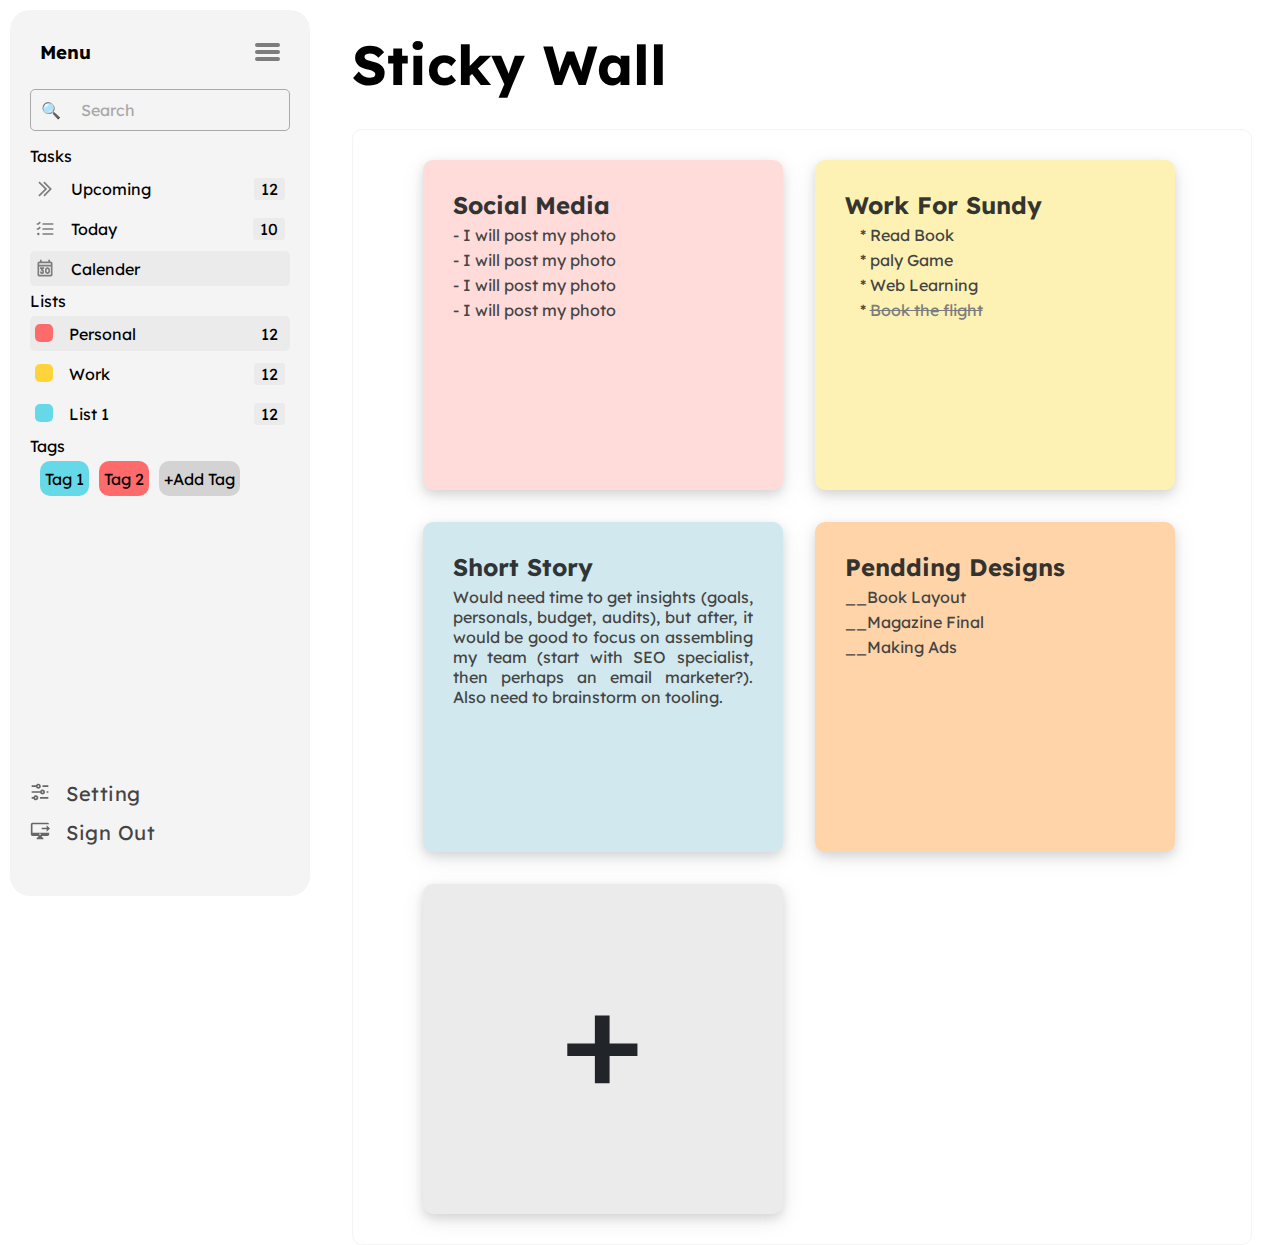
<file: index.html>
<!DOCTYPE html>
<html lang="en">
  <head>
    <meta charset="UTF-8" />
    <meta name="viewport" content="width=device-width, initial-scale=1.0" />
    <link rel="preconnect" href="https://fonts.googleapis.com" />
    <link rel="preconnect" href="https://fonts.gstatic.com" crossorigin />
    <link
      href="https://fonts.googleapis.com/css2?family=Lexend+Deca:wght@100;200;300;400;500;600;700;800&display=swap"
      rel="stylesheet"
    />
    <link rel="stylesheet" href="public/styles/style.css" />
    <title>Stiky wall</title>
  </head>
  <body>
    <div class="6main-container">
      <div class="container">
        <!-- side Panel for categories and Setting -->
        <div class="side-panel">
          <!-- A div for top menu -->
          <div class="menu">
            <h3 class="menu-title">Menu</h3>
            <div class="burger_menu" onclick="openMenu()"><span></span></div>
          </div>
          <!-- Search bar  -->
          <div class="search-bar">
            <p>🔍</p>
            <p id="sreach-input">Search</p>
          </div>
          <!-- task section  -->
          <div class="task-section">
            <p class="list-title">Tasks</p>
            <ul>
              <li class="">
                <div class="list-item">
                  <div>
                    <img
                      class="item-icon"
                      src="public/images/double_right.svg"
                      alt=""
                    />
                    <p>Upcoming</p>
                  </div>
                  <p class="amount">12</p>
                </div>
              </li>
              <li class="">
                <div class="list-item">
                  <div>
                    <img
                      class="item-icon"
                      src="public/images/today.svg"
                      alt=""
                    />
                    <p>Today</p>
                  </div>
                  <p class="amount">10</p>
                </div>
              </li>
              <li class="active">
                <div class="list-item">
                  <div>
                    <img
                      class="item-icon"
                      src="public/images/calendar.svg"
                      alt=""
                    />
                    <p>Calender</p>
                  </div>
                  <p class="amount"></p>
                </div>
              </li>
            </ul>
          </div>

          <!-- List Section -->
          <div class="List-section">
            <p class="list-title">Lists</p>
            <ul>
              <li class="active">
                <div class="list-item">
                  <div>
                    <div class="category-color orange"></div>
                    <p>Personal</p>
                  </div>
                  <p class="amount">12</p>
                </div>
              </li>
              <li class="">
                <div class="list-item">
                  <div>
                    <div class="category-color yellow"></div>
                    <p>Work</p>
                  </div>
                  <p class="amount">12</p>
                </div>
              </li>
              <li class="">
                <div class="list-item">
                  <div>
                    <div class="category-color blue"></div>
                    <p>List 1</p>
                  </div>
                  <p class="amount">12</p>
                </div>
              </li>
            </ul>
          </div>

          <div class="List-section">
            <p class="list-title">Tags</p>
            <ul class="tag">
              <li class="list-item">
                <div class="list-item blue">
                  <p>Tag 1</p>
                </div>
                <div class="list-item orange">
                  <p>Tag 2</p>
                </div>
                <div class="list-item emty">
                  <p>+Add Tag</p>
                </div>
              </li>
            </ul>
          </div>
          <footer class="footer">
            <div>
              <img class="item-icon" src="public/images/slider.svg" alt="" />
              <p>Setting</p>
            </div>
            <div>
              <img class="item-icon" src="public/images/sign_out.svg" alt="" />
              <p>Sign Out</p>
            </div>
          </footer>
        </div>

        <!-- Mane Panel -->
        <div class="main-panel">
          <h1 class="main-title">Sticky Wall</h1>
          <div class="sticky-layout">
            <div class="sticky-wall">
              <div class="sticky pink">
                <h2 class="sticky-title">Social Media</h2>

                <p>- I will post my photo</p>
                <p>- I will post my photo</p>
                <p>- I will post my photo</p>
                <p>- I will post my photo</p>
              </div>

              <div class="sticky yellow">
                <h2 class="sticky-title">Work For Sundy</h2>
                <ul>
                  <p>* Read Book</p>
                  <p>* paly Game</p>
                  <p>* Web Learning</p>
                  <p>* <span>Book the flight</span></p>
                </ul>
              </div>
              <div class="sticky blue">
                <h2 class="sticky-title">Short Story</h2>
                <p>
                  Would need time to get insights (goals, personals, budget,
                  audits), but after, it would be good to focus on assembling my
                  team (start with SEO specialist, then perhaps an email
                  marketer?). Also need to brainstorm on tooling.
                </p>
              </div>
              <div class="sticky orange">
                <h2 class="sticky-title">Pendding Designs</h2>
                <p>__Book Layout</p>
                <p>__Magazine Final</p>
                <p>__Making Ads</p>
              </div>
              <div class="sticky add"><span>+</span></div>
            </div>
          </div>
        </div>
      </div>
    </div>
    <script src="index.js"></script>
  </body>
</html>
</file>
<file: public/styles/style.css>
* {
  margin: 0;
}
body {
  font-family: "Lexend Deca", sans-serif;
}
.main-container {
  margin: 10px;
}
.container {
  display: grid;
  grid-template-columns: 25% 75%;
  grid-template-rows: 97vh;
  gap: 0.1rem;
  border-radius: 10px;
}
.side-panel {
  display: flex;
  flex-direction: column;
  margin: 10px;
  background-color: #f4f4f4;
  border-radius: 20px;
  padding: 20px;
  height: 94vh;
}
.menu {
  margin: 10px;
  display: flex;
  justify-content: space-between;
  align-items: center;
}

.burger_menu {
  cursor: pointer;
  display: inline-block;
}
.burger_menu span {
  background: #7c7c7c;
  height: 4px;
  width: 25px;
  display: block;
  position: relative;
  border-radius: 10px;
  transition: all ease 0.1s;
}
.burger_menu span:after,
.burger_menu span:before {
  background: #7c7c7c;
  height: 4px;
  width: 25px;
  border-radius: 10px;

  display: block;
  position: absolute;
  content: "";
  left: 0;
  top: 7px;
  transition: all ease 0.2s;
}
.burger_menu span:before {
  top: -7px;
}

/* Open Menu */
.burger_menu.open span {
  background: transparent;
}
.burger_menu.open span:before {
  transform: rotate(45deg);
  top: 0;
}
.burger_menu.open span:after {
  transform: rotate(-45deg);
  top: 0;
}
.search-bar {
  margin: 15px 0px;
  padding: 10px;
  border: solid 1px #aaa8a8;
  display: flex;
  border-radius: 5px;
}
.search-bar p {
  margin-right: 20px;
  color: #aaa8a8;
}
.task-section {
}
.list-item {
  margin: 5px 5px;
  height: 35px;
  display: flex;
  justify-content: space-between;
  align-items: center;
}
.list-item div {
  display: flex;
  gap: 1rem;
}
.category-color {
  height: 18px;
  width: 18px;

  border-radius: 5px;
}
.category-color.orange,
.tag li div.orange {
  background-color: #ff6b6b;
}
.category-color.yellow,
.tag li div.yellow {
  background-color: #ffd43a;
}

.category-color.blue,
.tag li div.blue {
  background-color: #66d9e8;
}

.amount {
  background-color: #ebebeb;
  padding: 1px 7px;
  border-radius: 3px;
}
.active {
  background-color: #ebebeb;
  border-radius: 5px;
}
ul,
li {
  list-style: none;
  margin: 0px;
  padding: 0px;
}
li:hover {
  background-color: #ebebeb;
}
.tag li {
  float: left;
  margin-right: 10px;
}
.tag li div {
  margin: 0px 5px;
  background-color: #d4d3d3;
  padding: 0px 5px;
  border-radius: 10px;
}
.tag li div:hover {
}
.tag li:hover {
  background-color: #f4f4f4;
}
#task {
  text-transform: uppercase;
  font-size: 15px;
  font-weight: 600;
}

footer {
  position: absolute;
  bottom: 40px;
}
footer div {
  margin-bottom: 15px;
  display: flex;
  gap: 1rem;
}
footer div p {
  font-size: 20px;
  color: #444444;
  text-transform: none;
  text-align: left;
  letter-spacing: 0.5px;
  line-height: 24px;
  white-space: pre-line;
  opacity: 1;
  visibility: visible;
  font-family: "Lexend Deca";
}
.main-panel {
  display: flex;
  flex-direction: column;
  margin: 10px;
  border-radius: 10px;
  padding: 20px;
}

.main-title {
  font-size: 55px;
  margin-bottom: 30px;
}
.sticky-layout {
  border: solid 1px #f4f4f4;
  flex-grow: 1;
  flex-shrink: 1;
  border-radius: 10px;
  padding: 30px 0;
  padding-left: 70px;
}
.sticky-wall {
  display: flex;
  flex-wrap: wrap;

  align-items: center;
  gap: 2rem;
}
.sticky {
  padding: 30px 30px;
  color: #444444ff;
  width: 300px;
  height: 270px;
  border-radius: 10px;
  box-shadow: 0 4px 8px 0 rgba(133, 132, 132, 0.2),
    0 6px 20px 0 rgba(131, 129, 129, 0.2);

  overflow: hidden;
}
.sticky h2 {
  margin-bottom: 5px;
  color: #181b1de0;
}
.sticky p {
  width: 300px;
  margin-bottom: 5px;
  text-align: justify;
}

.sticky ul {
  padding-left: 15px;
  list-style: none;
  height: 230px;
  overflow: hidden;
}
.sticky li {
  display: block;
  width: 260px;
  margin: 5px 0px;
  font-size: 16px;
  font-weight: 600;
  overflow: hidden;
}
.yellow {
  background-color: #fdf2b3;
}
.blue {
  background-color: #d1e9ee;
}
.pink {
  background-color: #ffdbda;
}
.orange {
  background-color: #ffd4a9;
}
.add {
  background-color: #ebebeb;
  display: flex;
  align-items: center;
  justify-content: center;
  margin-top: -10;
}
.add span {
  font-size: 140px;
  margin-top: -25px;
  color: #212529;
}
p span {
  text-decoration: line-through;
  color: #7c7c7c;
}
.item-icon {
  width: 20px;
  height: 20px;
}
</file>
